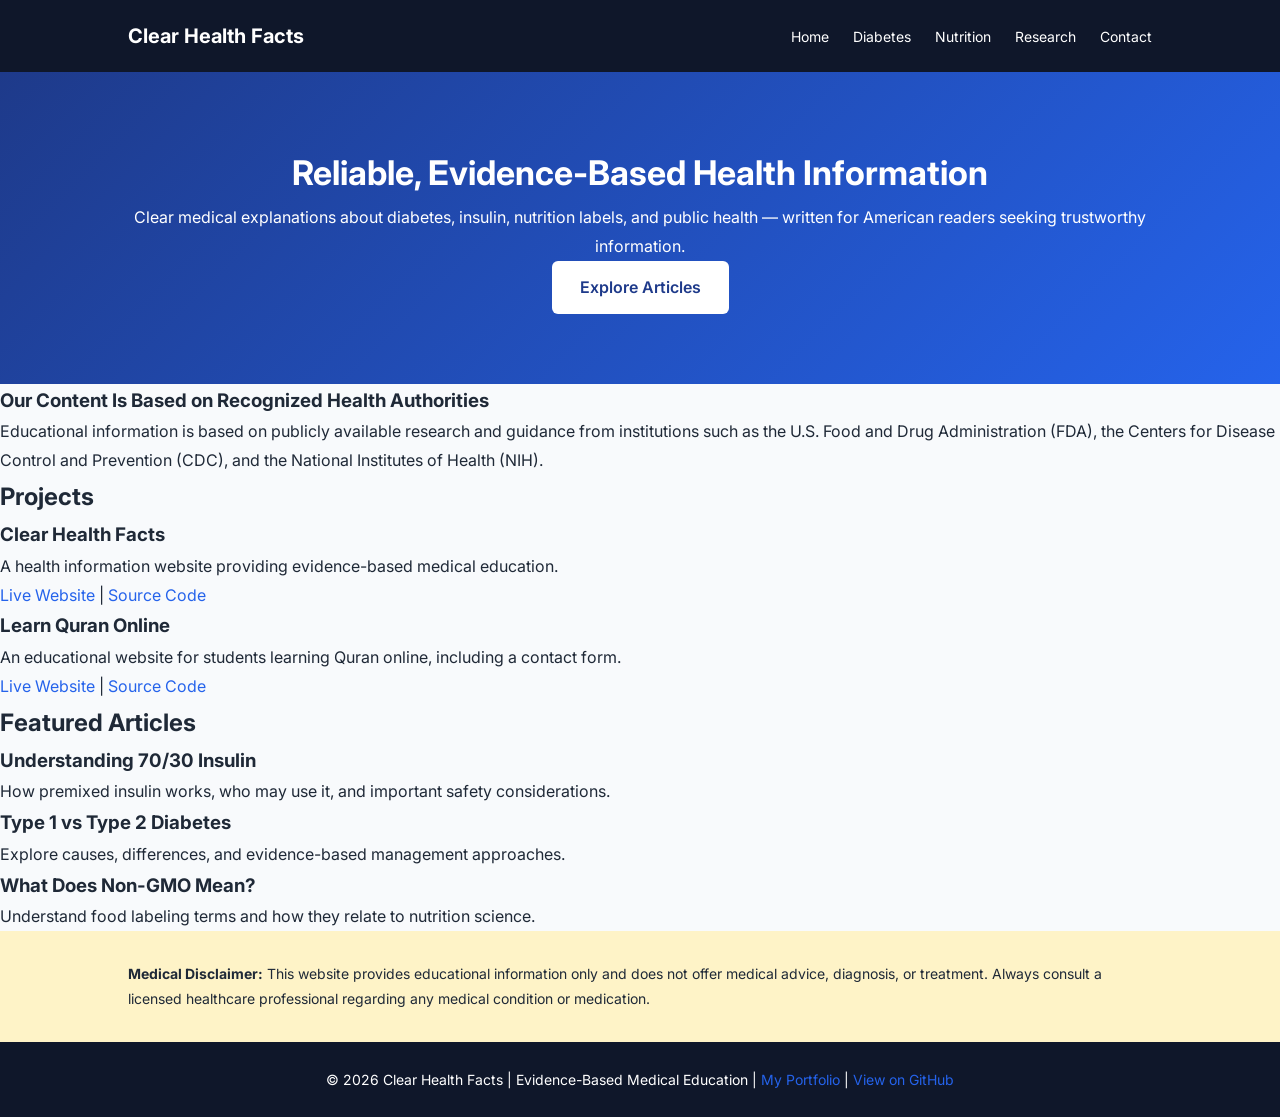
<file: index.html>
<!DOCTYPE html>
<html lang="en">
<head>
<meta charset="UTF-8">
<meta name="viewport" content="width=device-width, initial-scale=1.0">
<meta name="google-site-verification" content="googleb528a4a7b1d5b618.html">
<title>Clear Health Facts | Evidence-Based Medical Education</title>
<meta name="description" content="Evidence-based medical education for Americans. Learn about diabetes, insulin, nutrition labels, and public health topics clearly and responsibly.">

<link href="https://fonts.googleapis.com/css2?family=Inter:wght@400;600;700&display=swap" rel="stylesheet">

<link rel="stylesheet" href="style.css">
<script type="application/ld+json">
{
  "@context": "https://schema.org",
  "@type": "Organization",
  "name": "Clear Health Facts",
  "url": "https://www.clearhealthfacts.com",
  "logo": "https://www.clearhealthfacts.com/logo.png",
  "sameAs": [
    "https://www.facebook.com/clearhealthfacts",
    "https://twitter.com/clearhealthfacts"
  ]
}
</script>

<script type="application/ld+json">
{
  "@context": "https://schema.org",
  "@type": "WebSite",
  "name": "Clear Health Facts",
  "url": "https://www.clearhealthfacts.com",
  "potentialAction": {
    "@type": "SearchAction",
    "target": "https://www.clearhealthfacts.com/search?q={search_term_string}",
    "query-input": "required name=search_term_string"
  }
}
</script>

<script type="application/ld+json">
{
  "@context": "https://schema.org",
  "@type": "MedicalWebPage",
  "mainEntity": {
    "@type": "MedicalCondition",
    "name": "Diabetes",
    "alternateName": ["Type 1 Diabetes","Type 2 Diabetes"],
    "description": "Educational information about diabetes, insulin, and blood sugar management. All content is evidence-based and references trusted U.S. health organizations like CDC, FDA, and NIH."
  }
}
</script>
<script type="application/ld+json">
{
  "@context": "https://schema.org",
  "@type": "Article",
  "headline": "Understanding 70/30 Insulin",
  "description": "Learn how premixed insulin works, who may use it, and important safety considerations.",
  "author": {
    "@type": "Person",
    "name": "Clear Health Facts"
  },
  "publisher": {
    "@type": "Organization",
    "name": "Clear Health Facts",
    "logo": {
      "@type": "ImageObject",
      "url": "https://www.clearhealthfacts.com/logo.png"
    }
  },
  "datePublished": "2026-02-28",
  "dateModified": "2026-02-28"
}
</script>
</head>

<body>

<header>
    <h1>Clear Health Facts</h1>
    <nav>
        <a href="index.html">Home</a>
        <a href="diabetes.html">Diabetes</a>
        <a href="nutrition.html">Nutrition</a>
        <a href="research.html">Research</a>
        <a href="contact.html">Contact</a>
    </nav>
</header>

<section class="hero">
    <h2>Reliable, Evidence-Based Health Information</h2>
    <p>
        Clear medical explanations about diabetes, insulin, nutrition labels, and public health — written for American readers seeking trustworthy information.
    </p>
   <a href="https://www.cdc.gov/" target="_blank" class="btn">Explore Articles</a>
</section>

<section class="trust">
    <h3>Our Content Is Based on Recognized Health Authorities</h3>
    <p>
        Educational information is based on publicly available research and guidance from institutions such as the U.S. Food and Drug Administration (FDA), 
        the Centers for Disease Control and Prevention (CDC), and the National Institutes of Health (NIH).
    </p>
</section>
<section id="projects">
  <h2>Projects</h2>

  <div class="project-card">
    <h3>Clear Health Facts</h3>
    <p>A health information website providing evidence-based medical education.</p>
    <a href="https://ayesha664.github.io/clear-health-facts/" target="_blank">Live Website</a> |
    <a href="https://github.com/Ayesha664/clear-health-facts" target="_blank">Source Code</a>
  </div>

  <div class="project-card">
    <h3>Learn Quran Online</h3>
    <p>An educational website for students learning Quran online, including a contact form.</p>
    <a href="https://ayesha664.github.io/Quran-Website-Contact-Form/" target="_blank">Live Website</a> |
    <a href="https://github.com/Ayesha664/Quran-Website-Contact-Form" target="_blank">Source Code</a>
  </div>
</section>
<section>
    <h2 class="section-title">Featured Articles</h2>
    <div class="cards">
        <div class="card">
            <h3>Understanding 70/30 Insulin</h3>
            <p>How premixed insulin works, who may use it, and important safety considerations.</p>
        </div>

        <div class="card">
            <h3>Type 1 vs Type 2 Diabetes</h3>
            <p>Explore causes, differences, and evidence-based management approaches.</p>
        </div>

        <div class="card">
            <h3>What Does Non-GMO Mean?</h3>
            <p>Understand food labeling terms and how they relate to nutrition science.</p>
        </div>
    </div>
</section>

<section class="disclaimer">
<strong>Medical Disclaimer:</strong>
This website provides educational information only and does not offer medical advice, diagnosis, or treatment. 
Always consult a licensed healthcare professional regarding any medical condition or medication.
</section>

<footer>
  © 2026 Clear Health Facts | Evidence-Based Medical Education | 
  <a href="https://ayesha664.github.io/Portfolio/" target="_blank">My Portfolio</a> | 
  <a href="https://github.com/Ayesha664/clear-health-facts" target="_blank">View on GitHub</a>
</footer>

</body>
</html>
</file>
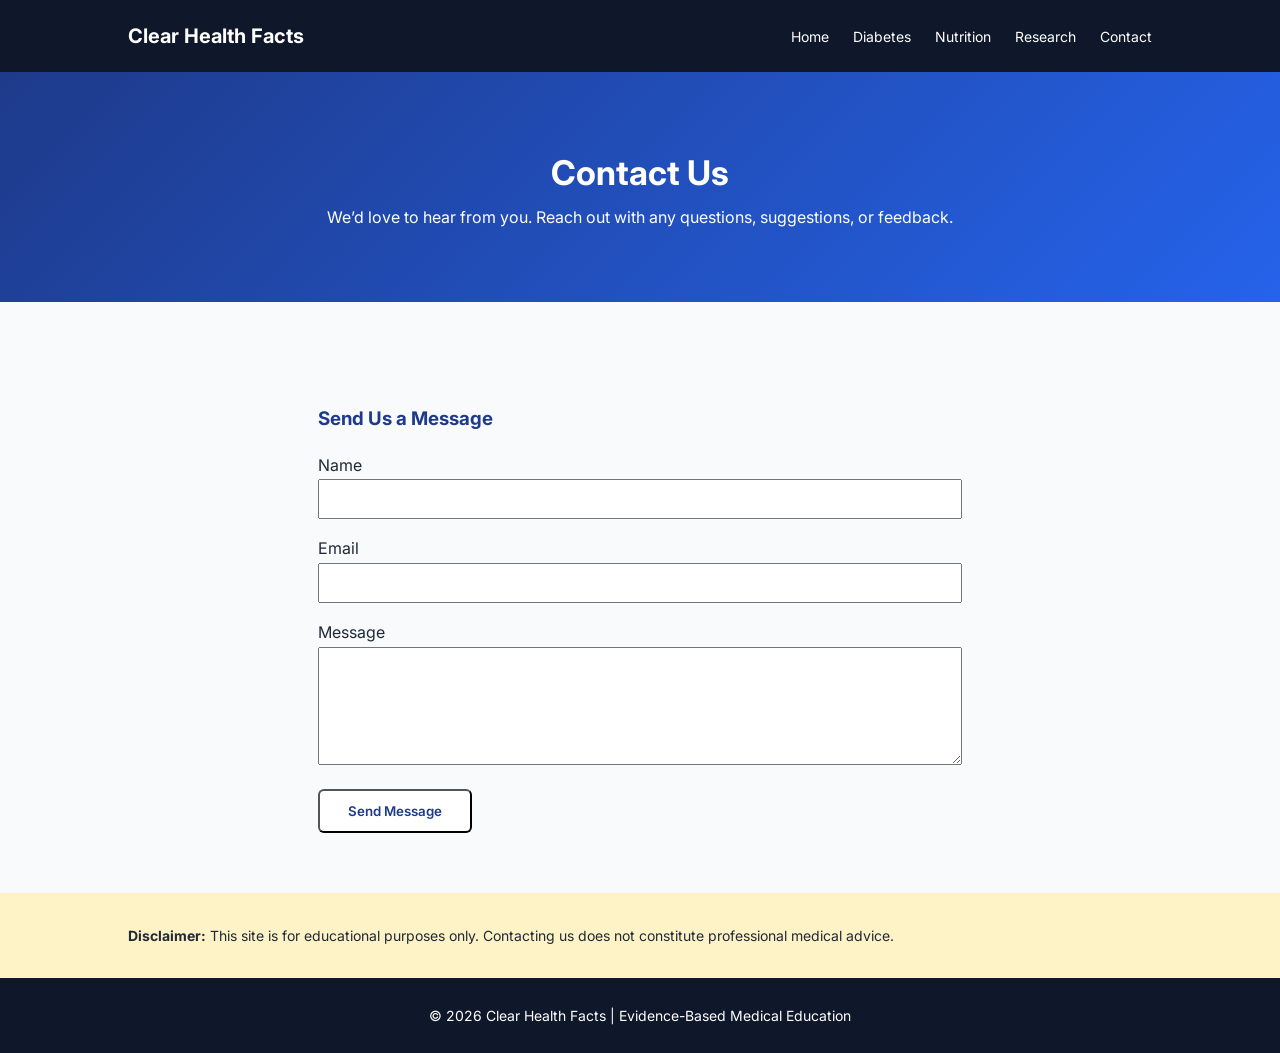
<file: contact.html>
<!DOCTYPE html>
<html lang="en">
<head>
<meta charset="UTF-8">
<meta name="viewport" content="width=device-width, initial-scale=1.0">
<title>Contact | Clear Health Facts</title>
<meta name="description" content="Contact Clear Health Facts for inquiries, suggestions, or feedback. Professional health information site.">
<link href="https://fonts.googleapis.com/css2?family=Inter:wght@400;600;700&display=swap" rel="stylesheet">
<link rel="stylesheet" href="style.css">

<!-- Optional Schema for Contact Page -->
<script type="application/ld+json">
{
  "@context": "https://schema.org",
  "@type": "ContactPage",
  "name": "Contact Clear Health Facts",
  "url": "https://www.clearhealthfacts.com/contact.html"
}
</script>

</head>
<body>

<header>
    <h1>Clear Health Facts</h1>
    <nav>
        <a href="index.html">Home</a>
        <a href="diabetes.html">Diabetes</a>
        <a href="nutrition.html">Nutrition</a>
        <a href="research.html">Research</a>
        <a href="contact.html">Contact</a>
    </nav>
</header>

<section class="hero">
    <h2>Contact Us</h2>
    <p>We’d love to hear from you. Reach out with any questions, suggestions, or feedback.</p>
</section>

<section class="content">
    <h3>Send Us a Message</h3>
    <form action="https://formspree.io/f/xjgedldl" method="POST">
        <label for="name">Name</label><br>
        <input type="text" id="name" name="name" required style="width:100%;padding:10px;margin-bottom:15px;"><br>

        <label for="email">Email</label><br>
        <input type="email" id="email" name="email" required style="width:100%;padding:10px;margin-bottom:15px;"><br>

        <label for="message">Message</label><br>
        <textarea id="message" name="message" rows="6" required style="width:100%;padding:10px;margin-bottom:15px;"></textarea><br>

        <button type="submit" class="btn">Send Message</button>
    </form>

</section>

<section class="disclaimer">
<strong>Disclaimer:</strong> This site is for educational purposes only. Contacting us does not constitute professional medical advice.
</section>

<footer>
© 2026 Clear Health Facts | Evidence-Based Medical Education
</footer>

</body>
</html>
</file>
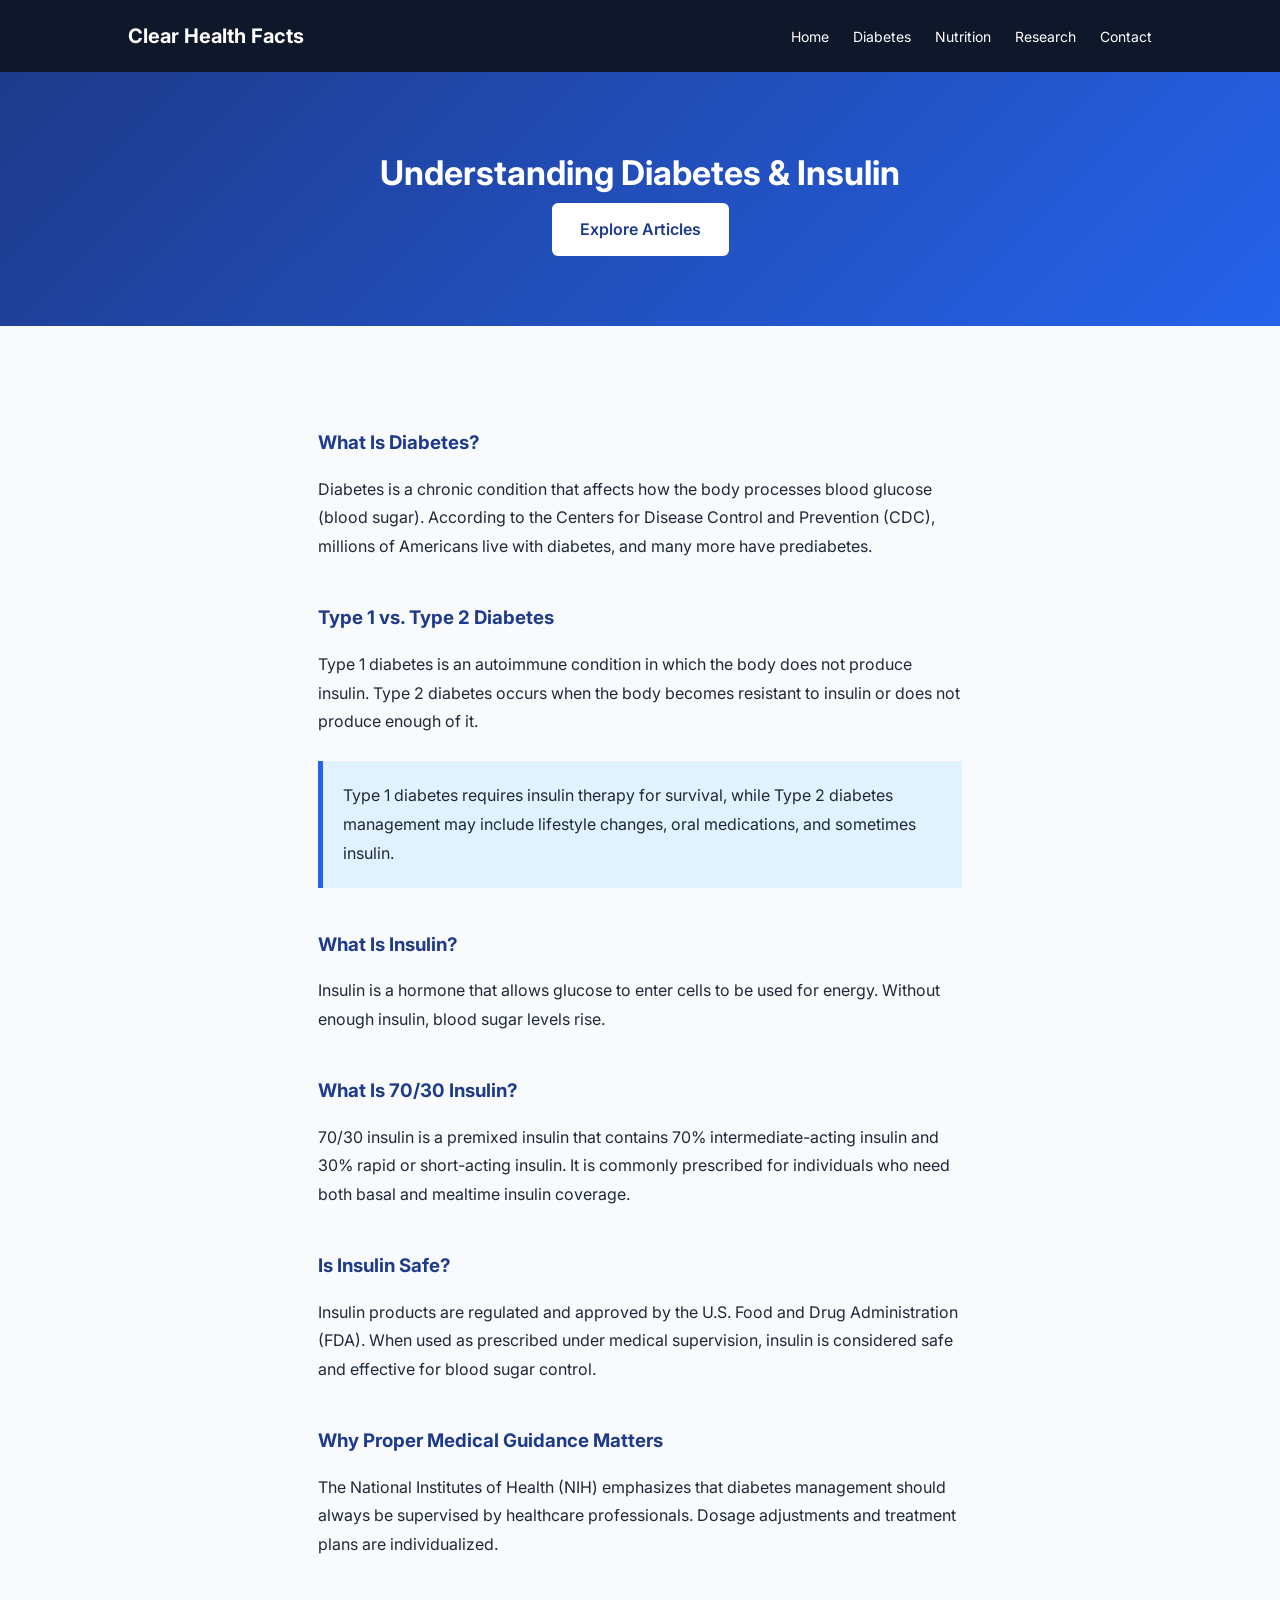
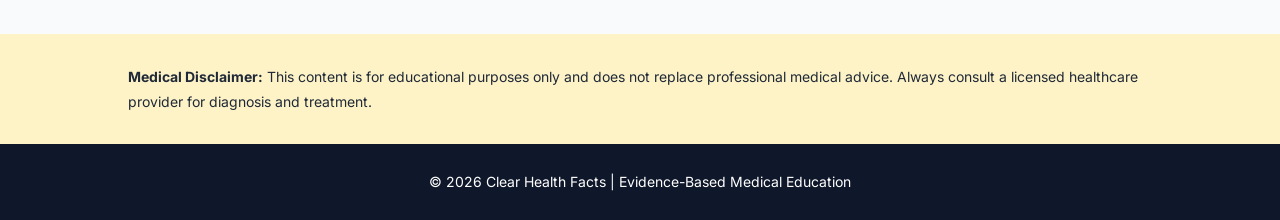
<file: diabetes.html>
<!DOCTYPE html>
<html lang="en">
<head>
<meta charset="UTF-8">
<meta name="viewport" content="width=device-width, initial-scale=1.0">
<title>Understanding Diabetes & Insulin | Clear Health Facts</title>
<meta name="description" content="Learn about Type 1 and Type 2 diabetes, insulin therapy, and 70/30 insulin. Educational information based on trusted U.S. health authorities.">

<link href="https://fonts.googleapis.com/css2?family=Inter:wght@400;600;700&display=swap" rel="stylesheet">

<link rel="stylesheet" href="style.css">
<script type="application/ld+json">
{
  "@context": "https://schema.org",
  "@type": "Organization",
  "name": "Clear Health Facts",
  "url": "https://www.clearhealthfacts.com",
  "logo": "https://www.clearhealthfacts.com/logo.png",
  "sameAs": [
    "https://www.facebook.com/clearhealthfacts",
    "https://twitter.com/clearhealthfacts"
  ]
}
</script>

<script type="application/ld+json">
{
  "@context": "https://schema.org",
  "@type": "WebSite",
  "name": "Clear Health Facts",
  "url": "https://www.clearhealthfacts.com",
  "potentialAction": {
    "@type": "SearchAction",
    "target": "https://www.clearhealthfacts.com/search?q={search_term_string}",
    "query-input": "required name=search_term_string"
  }
}
</script>

<script type="application/ld+json">
{
  "@context": "https://schema.org",
  "@type": "MedicalWebPage",
  "mainEntity": {
    "@type": "MedicalCondition",
    "name": "Diabetes",
    "alternateName": ["Type 1 Diabetes","Type 2 Diabetes"],
    "description": "Educational information about diabetes, insulin, and blood sugar management. All content is evidence-based and references trusted U.S. health organizations like CDC, FDA, and NIH."
  }
}
</script>
<script type="application/ld+json">
{
  "@context": "https://schema.org",
  "@type": "Article",
  "headline": "Understanding 70/30 Insulin",
  "description": "Learn how premixed insulin works, who may use it, and important safety considerations.",
  "author": {
    "@type": "Person",
    "name": "Clear Health Facts"
  },
  "publisher": {
    "@type": "Organization",
    "name": "Clear Health Facts",
    "logo": {
      "@type": "ImageObject",
      "url": "https://www.clearhealthfacts.com/logo.png"
    }
  },
  "datePublished": "2026-02-28",
  "dateModified": "2026-02-28"
}
</script>
</head>

<body>

<header>
    <h1>Clear Health Facts</h1>
    <nav>
        <a href="index.html">Home</a>
        <a href="diabetes.html">Diabetes</a>
        <a href="nutrition.html">Nutrition</a>
        <a href="research.html">Research</a>
        <a href="contact.html">Contact</a>
    </nav>
</header>

<section class="hero">
    <h2>Understanding Diabetes & Insulin</h2>
	<a href="https://www.cdc.gov/" target="_blank" class="btn">Explore Articles</a>
</section>

<section class="content">

<h3>What Is Diabetes?</h3>
<p>
Diabetes is a chronic condition that affects how the body processes blood glucose (blood sugar). 
According to the Centers for Disease Control and Prevention (CDC), millions of Americans live with diabetes, and many more have prediabetes.
</p>

<h3>Type 1 vs. Type 2 Diabetes</h3>
<p>
Type 1 diabetes is an autoimmune condition in which the body does not produce insulin. 
Type 2 diabetes occurs when the body becomes resistant to insulin or does not produce enough of it.
</p>

<div class="highlight">
Type 1 diabetes requires insulin therapy for survival, while Type 2 diabetes management may include lifestyle changes, oral medications, and sometimes insulin.
</div>

<h3>What Is Insulin?</h3>
<p>
Insulin is a hormone that allows glucose to enter cells to be used for energy. 
Without enough insulin, blood sugar levels rise.
</p>

<h3>What Is 70/30 Insulin?</h3>
<p>
70/30 insulin is a premixed insulin that contains 70% intermediate-acting insulin and 30% rapid or short-acting insulin. 
It is commonly prescribed for individuals who need both basal and mealtime insulin coverage.
</p>

<h3>Is Insulin Safe?</h3>
<p>
Insulin products are regulated and approved by the U.S. Food and Drug Administration (FDA). 
When used as prescribed under medical supervision, insulin is considered safe and effective for blood sugar control.
</p>

<h3>Why Proper Medical Guidance Matters</h3>
<p>
The National Institutes of Health (NIH) emphasizes that diabetes management should always be supervised by healthcare professionals. 
Dosage adjustments and treatment plans are individualized.
</p>

</section>

<section class="disclaimer">
<strong>Medical Disclaimer:</strong>
This content is for educational purposes only and does not replace professional medical advice. 
Always consult a licensed healthcare provider for diagnosis and treatment.
</section>

<footer>
© 2026 Clear Health Facts | Evidence-Based Medical Education
</footer>

</body>
</html>
</file>
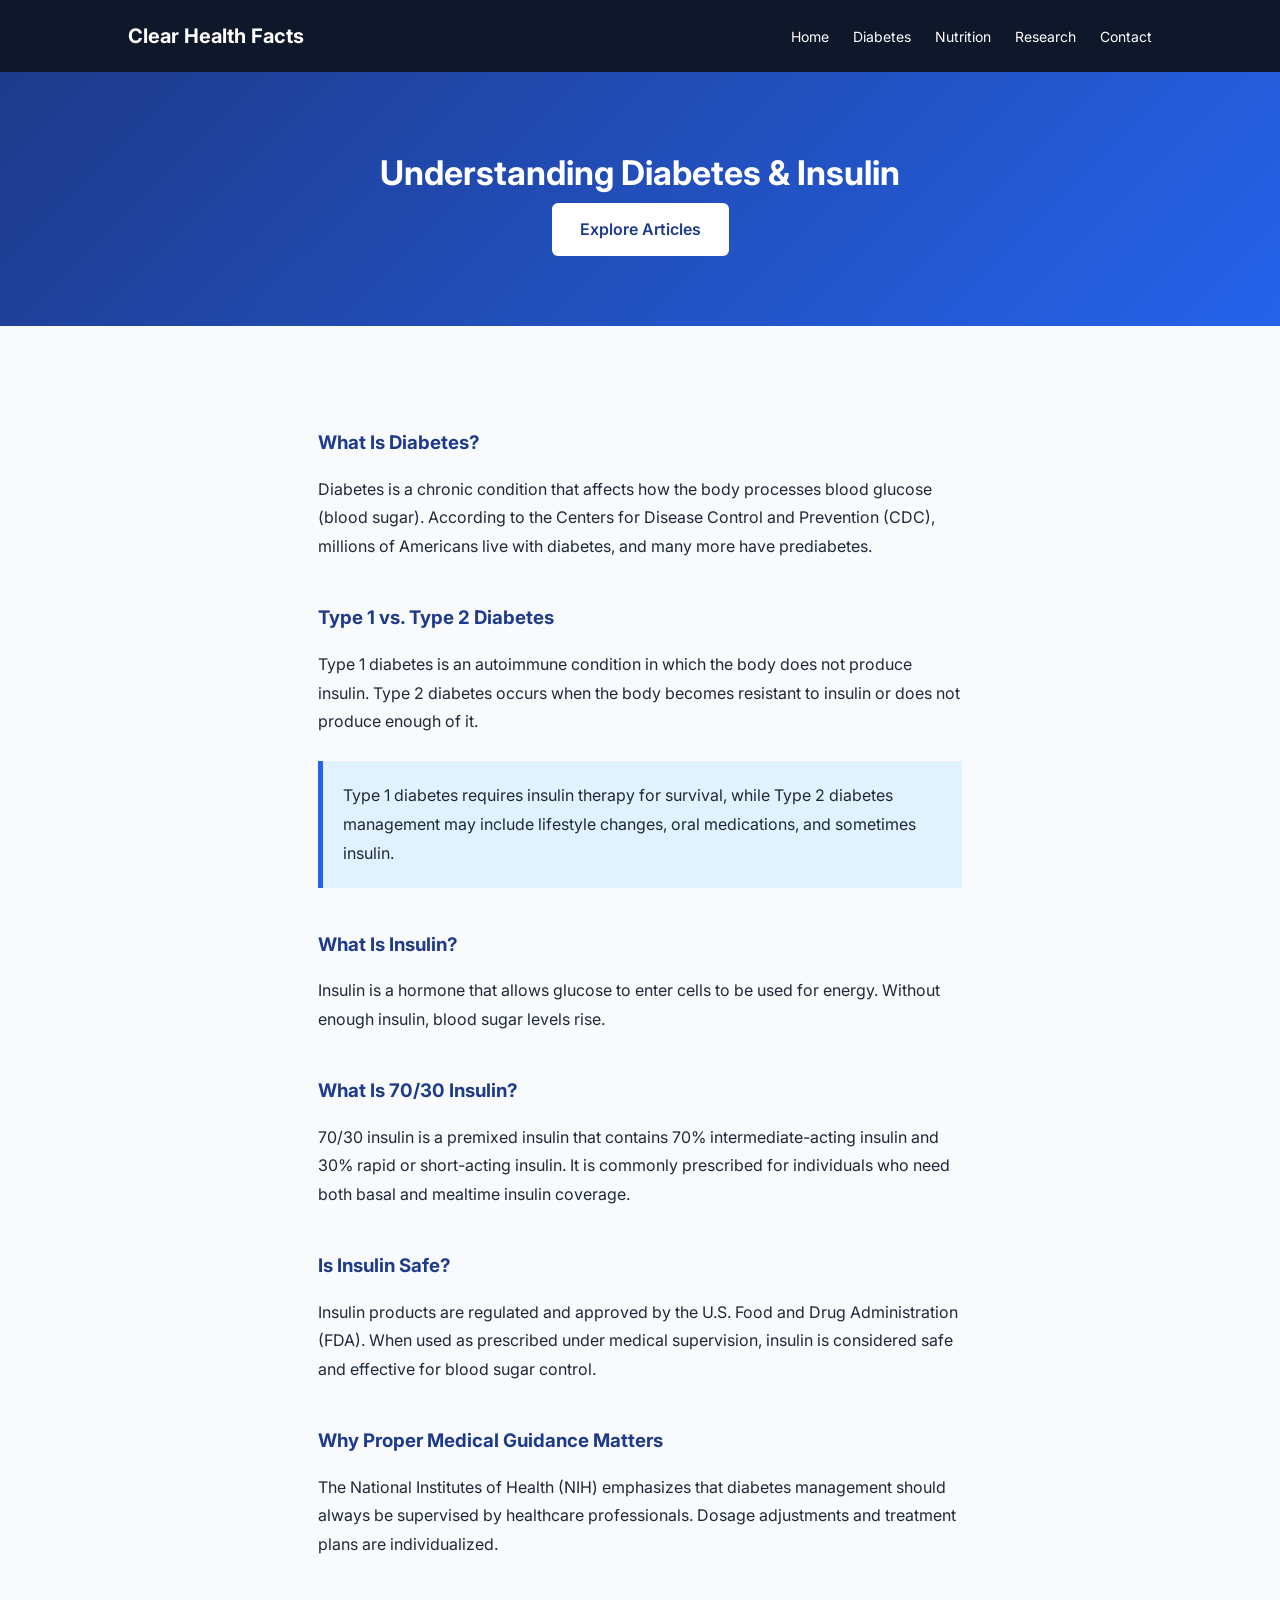
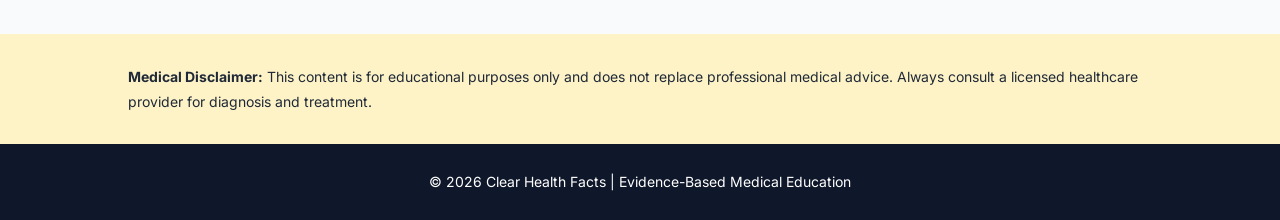
<file: nutrition.html>
<!DOCTYPE html>
<html lang="en">
<head>
<meta charset="UTF-8">
<meta name="viewport" content="width=device-width, initial-scale=1.0">
<title>Understanding Diabetes & Insulin | Clear Health Facts</title>
<meta name="description" content="Learn about Type 1 and Type 2 diabetes, insulin therapy, and 70/30 insulin. Educational information based on trusted U.S. health authorities.">

<link href="https://fonts.googleapis.com/css2?family=Inter:wght@400;600;700&display=swap" rel="stylesheet">

<link rel="stylesheet" href="style.css">
<script type="application/ld+json">
{
  "@context": "https://schema.org",
  "@type": "Organization",
  "name": "Clear Health Facts",
  "url": "https://www.clearhealthfacts.com",
  "logo": "https://www.clearhealthfacts.com/logo.png",
  "sameAs": [
    "https://www.facebook.com/clearhealthfacts",
    "https://twitter.com/clearhealthfacts"
  ]
}
</script>

<script type="application/ld+json">
{
  "@context": "https://schema.org",
  "@type": "WebSite",
  "name": "Clear Health Facts",
  "url": "https://www.clearhealthfacts.com",
  "potentialAction": {
    "@type": "SearchAction",
    "target": "https://www.clearhealthfacts.com/search?q={search_term_string}",
    "query-input": "required name=search_term_string"
  }
}
</script>

<script type="application/ld+json">
{
  "@context": "https://schema.org",
  "@type": "MedicalWebPage",
  "mainEntity": {
    "@type": "MedicalCondition",
    "name": "Diabetes",
    "alternateName": ["Type 1 Diabetes","Type 2 Diabetes"],
    "description": "Educational information about diabetes, insulin, and blood sugar management. All content is evidence-based and references trusted U.S. health organizations like CDC, FDA, and NIH."
  }
}
</script>
<script type="application/ld+json">
{
  "@context": "https://schema.org",
  "@type": "Article",
  "headline": "Understanding 70/30 Insulin",
  "description": "Learn how premixed insulin works, who may use it, and important safety considerations.",
  "author": {
    "@type": "Person",
    "name": "Clear Health Facts"
  },
  "publisher": {
    "@type": "Organization",
    "name": "Clear Health Facts",
    "logo": {
      "@type": "ImageObject",
      "url": "https://www.clearhealthfacts.com/logo.png"
    }
  },
  "datePublished": "2026-02-28",
  "dateModified": "2026-02-28"
}
</script>
</head>

<body>

<header>
    <h1>Clear Health Facts</h1>
    <nav>
        <a href="index.html">Home</a>
        <a href="diabetes.html">Diabetes</a>
        <a href="nutrition.html">Nutrition</a>
        <a href="research.html">Research</a>
		<a href="contact.html">Contact</a>
    </nav>
</header>

<section class="hero">
    <h2>Understanding Diabetes & Insulin</h2>
	<a href="https://www.cdc.gov/" target="_blank" class="btn">Explore Articles</a>
</section>

<section class="content">

<h3>What Is Diabetes?</h3>
<p>
Diabetes is a chronic condition that affects how the body processes blood glucose (blood sugar). 
According to the Centers for Disease Control and Prevention (CDC), millions of Americans live with diabetes, and many more have prediabetes.
</p>

<h3>Type 1 vs. Type 2 Diabetes</h3>
<p>
Type 1 diabetes is an autoimmune condition in which the body does not produce insulin. 
Type 2 diabetes occurs when the body becomes resistant to insulin or does not produce enough of it.
</p>

<div class="highlight">
Type 1 diabetes requires insulin therapy for survival, while Type 2 diabetes management may include lifestyle changes, oral medications, and sometimes insulin.
</div>

<h3>What Is Insulin?</h3>
<p>
Insulin is a hormone that allows glucose to enter cells to be used for energy. 
Without enough insulin, blood sugar levels rise.
</p>

<h3>What Is 70/30 Insulin?</h3>
<p>
70/30 insulin is a premixed insulin that contains 70% intermediate-acting insulin and 30% rapid or short-acting insulin. 
It is commonly prescribed for individuals who need both basal and mealtime insulin coverage.
</p>

<h3>Is Insulin Safe?</h3>
<p>
Insulin products are regulated and approved by the U.S. Food and Drug Administration (FDA). 
When used as prescribed under medical supervision, insulin is considered safe and effective for blood sugar control.
</p>

<h3>Why Proper Medical Guidance Matters</h3>
<p>
The National Institutes of Health (NIH) emphasizes that diabetes management should always be supervised by healthcare professionals. 
Dosage adjustments and treatment plans are individualized.
</p>

</section>

<section class="disclaimer">
<strong>Medical Disclaimer:</strong>
This content is for educational purposes only and does not replace professional medical advice. 
Always consult a licensed healthcare provider for diagnosis and treatment.
</section>

<footer>
© 2026 Clear Health Facts | Evidence-Based Medical Education
</footer>

</body>
</html>
</file>
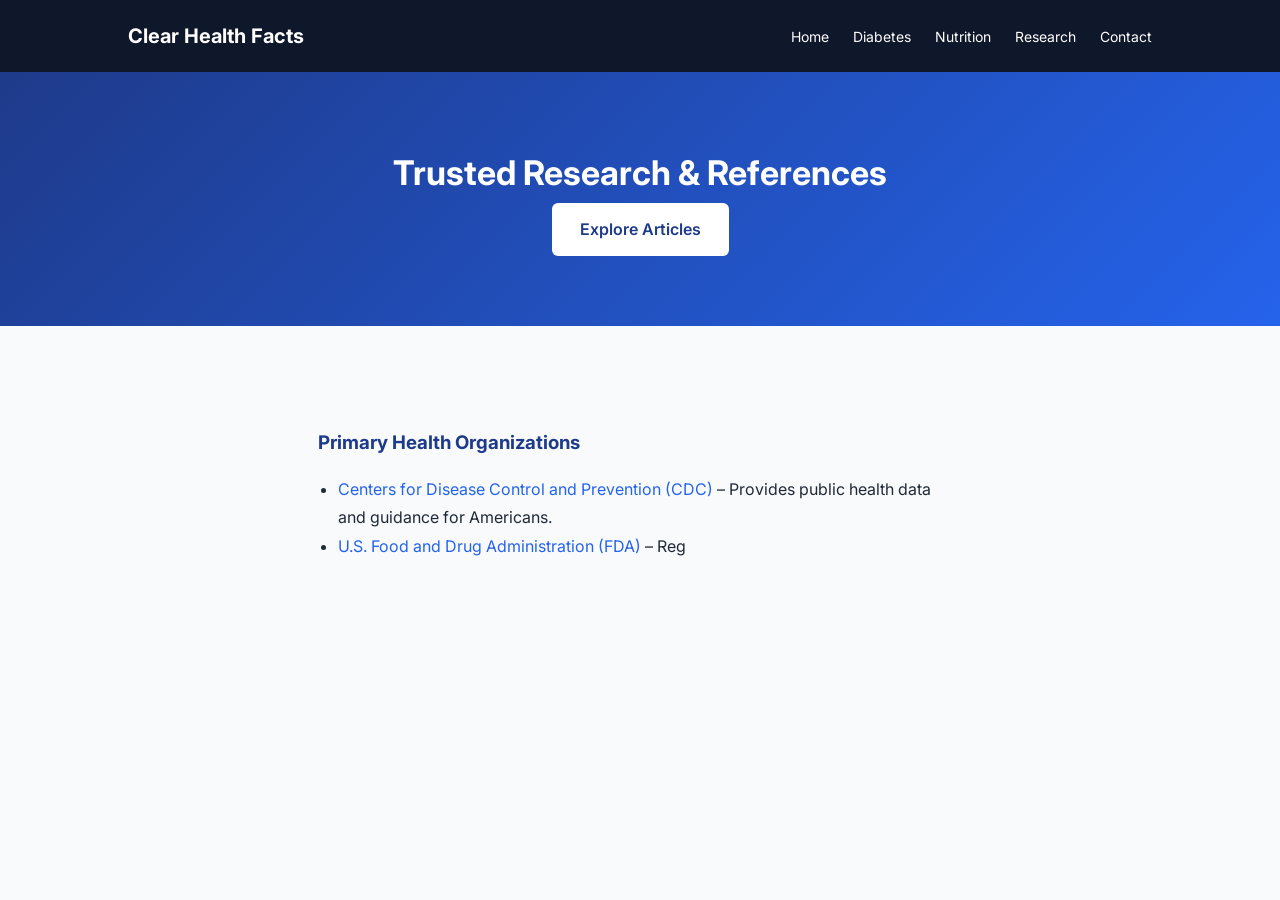
<file: research.html>
<!DOCTYPE html>
<html lang="en">
<head>
<meta charset="UTF-8">
<meta name="viewport" content="width=device-width, initial-scale=1.0">
<title>Research & References | Clear Health Facts</title>
<meta name="description" content="Trusted sources and references for health, diabetes, insulin, and nutrition content. Evidence-based medical information for Americans.">

<link href="https://fonts.googleapis.com/css2?family=Inter:wght@400;600;700&display=swap" rel="stylesheet">

<link rel="stylesheet" href="style.css">
<script type="application/ld+json">
{
  "@context": "https://schema.org",
  "@type": "Organization",
  "name": "Clear Health Facts",
  "url": "https://www.clearhealthfacts.com",
  "logo": "https://www.clearhealthfacts.com/logo.png",
  "sameAs": [
    "https://www.facebook.com/clearhealthfacts",
    "https://twitter.com/clearhealthfacts"
  ]
}
</script>

<script type="application/ld+json">
{
  "@context": "https://schema.org",
  "@type": "WebSite",
  "name": "Clear Health Facts",
  "url": "https://www.clearhealthfacts.com",
  "potentialAction": {
    "@type": "SearchAction",
    "target": "https://www.clearhealthfacts.com/search?q={search_term_string}",
    "query-input": "required name=search_term_string"
  }
}
</script>

<script type="application/ld+json">
{
  "@context": "https://schema.org",
  "@type": "MedicalWebPage",
  "mainEntity": {
    "@type": "MedicalCondition",
    "name": "Diabetes",
    "alternateName": ["Type 1 Diabetes","Type 2 Diabetes"],
    "description": "Educational information about diabetes, insulin, and blood sugar management. All content is evidence-based and references trusted U.S. health organizations like CDC, FDA, and NIH."
  }
}
</script>
<script type="application/ld+json">
{
  "@context": "https://schema.org",
  "@type": "Article",
  "headline": "Understanding 70/30 Insulin",
  "description": "Learn how premixed insulin works, who may use it, and important safety considerations.",
  "author": {
    "@type": "Person",
    "name": "Clear Health Facts"
  },
  "publisher": {
    "@type": "Organization",
    "name": "Clear Health Facts",
    "logo": {
      "@type": "ImageObject",
      "url": "https://www.clearhealthfacts.com/logo.png"
    }
  },
  "datePublished": "2026-02-28",
  "dateModified": "2026-02-28"
}
</script>
</head>

<body>

<header>
    <h1>Clear Health Facts</h1>
    <nav>
        <a href="index.html">Home</a>
        <a href="diabetes.html">Diabetes</a>
        <a href="nutrition.html">Nutrition</a>
        <a href="research.html">Research</a>
        <a href="contact.html">Contact</a>
    </nav>
</header>

<section class="hero">
    <h2>Trusted Research & References</h2>
	<a href="https://www.cdc.gov/" target="_blank" class="btn">Explore Articles</a>
</section>

<section class="content">

<h3>Primary Health Organizations</h3>
<ul>
    <li><a href="https://www.cdc.gov/" target="_blank">Centers for Disease Control and Prevention (CDC)</a> – Provides public health data and guidance for Americans.</li>
    <li><a href="https://www.fda.gov/" target="_blank">U.S. Food and Drug Administration (FDA)</a> – Reg
</file>
<file: style.css>
/* style.css */

/* Reset & Fonts */
*{
    margin:0;
    padding:0;
    box-sizing:border-box;
    font-family:'Inter',sans-serif;
}

body{
    background:#f8fafc;
    color:#1f2937;
    line-height:1.8;
}

/* Header */
header{
    background:#0f172a;
    color:white;
    padding:18px 10%;
    display:flex;
    justify-content:space-between;
    align-items:center;
}

header h1{
    font-size:20px;
}

nav a{
    color:white;
    text-decoration:none;
    margin-left:20px;
    font-size:14px;
}

nav a:hover{
    opacity:0.7;
}

/* Hero Section */
.hero{
    background:linear-gradient(135deg,#1e3a8a,#2563eb);
    color:white;
    padding:70px 10%;
    text-align:center;
}

.hero h2{
    font-size:34px;
}

/* Buttons */
.btn{
    display:inline-block;
    padding:12px 28px;
    background:white;
    color:#1e3a8a;
    border-radius:6px;
    text-decoration:none;
    font-weight:600;
}

.btn:hover{
    background:#e2e8f0;
}

/* Content Sections */
.content{
    padding:60px 10%;
    max-width:900px;
    margin:auto;
}

.content h3{
    margin-top:40px;
    margin-bottom:15px;
    color:#1e3a8a;
}

.content p{
    margin-bottom:15px;
}

.highlight{
    background:#e0f2fe;
    padding:20px;
    border-left:5px solid #2563eb;
    margin:25px 0;
}

ul{
    margin-left:20px;
    margin-bottom:20px;
}

a{
    color:#2563eb;
    text-decoration:none;
}

a:hover{
    text-decoration:underline;
}

/* Disclaimer */
.disclaimer{
    background:#fef3c7;
    padding:30px 10%;
    font-size:14px;
}

/* Footer */
footer{
    background:#0f172a;
    color:white;
    text-align:center;
    padding:25px;
    font-size:14px;
}

/* Responsive */
@media(max-width:768px){
    .hero h2{
        font-size:26px;
    }
}
</file>
